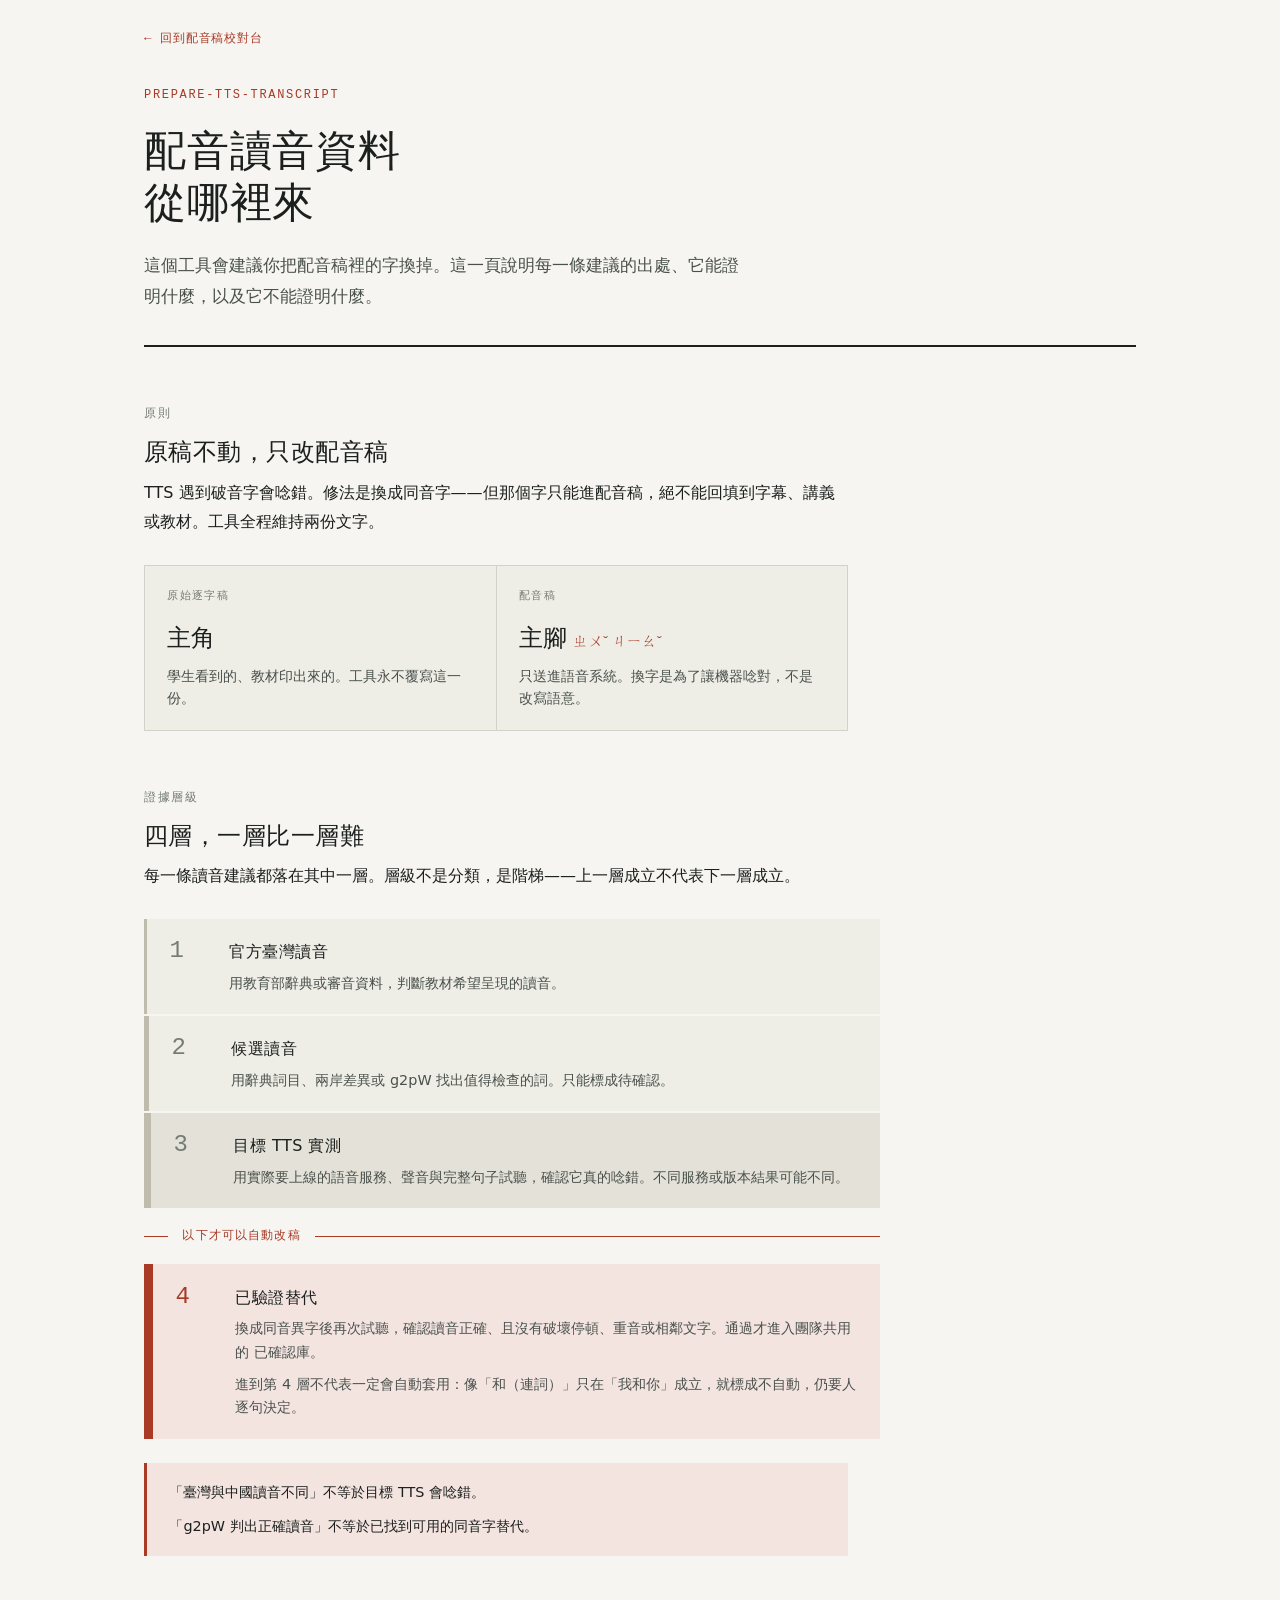
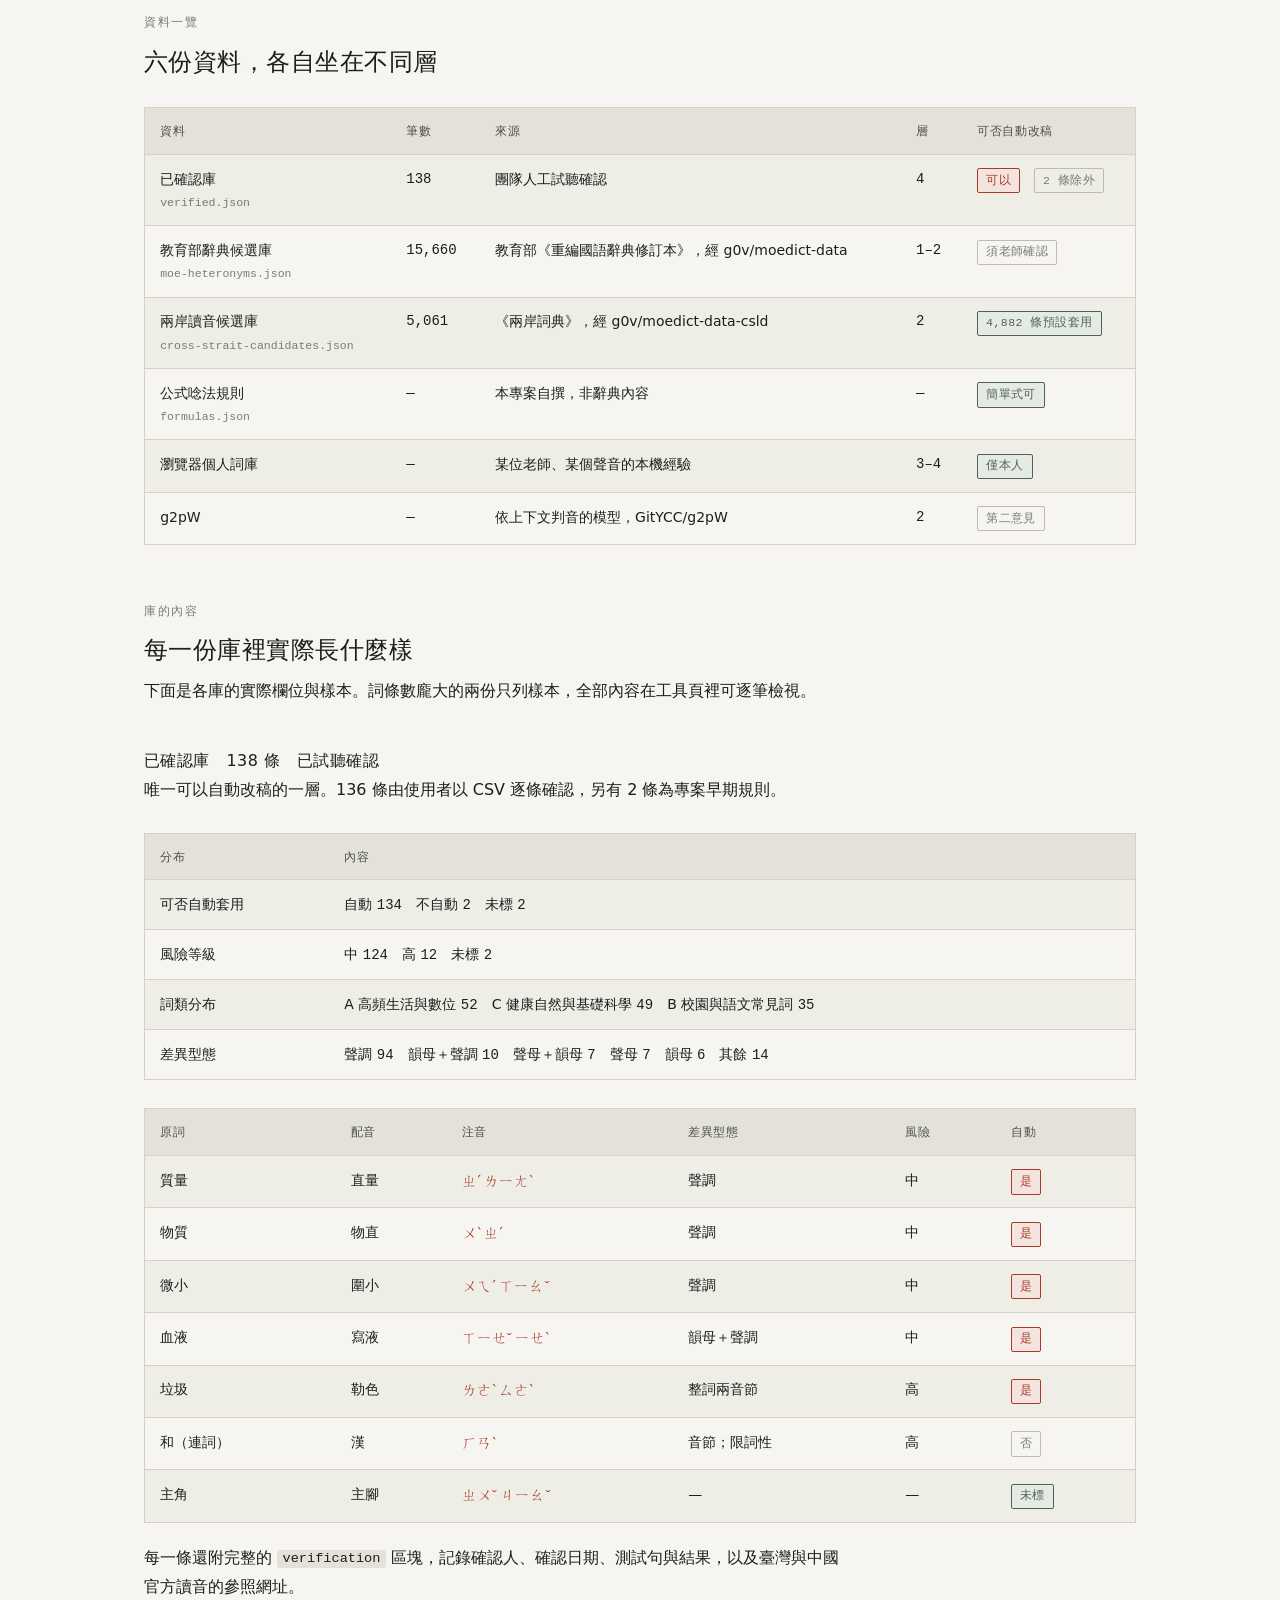
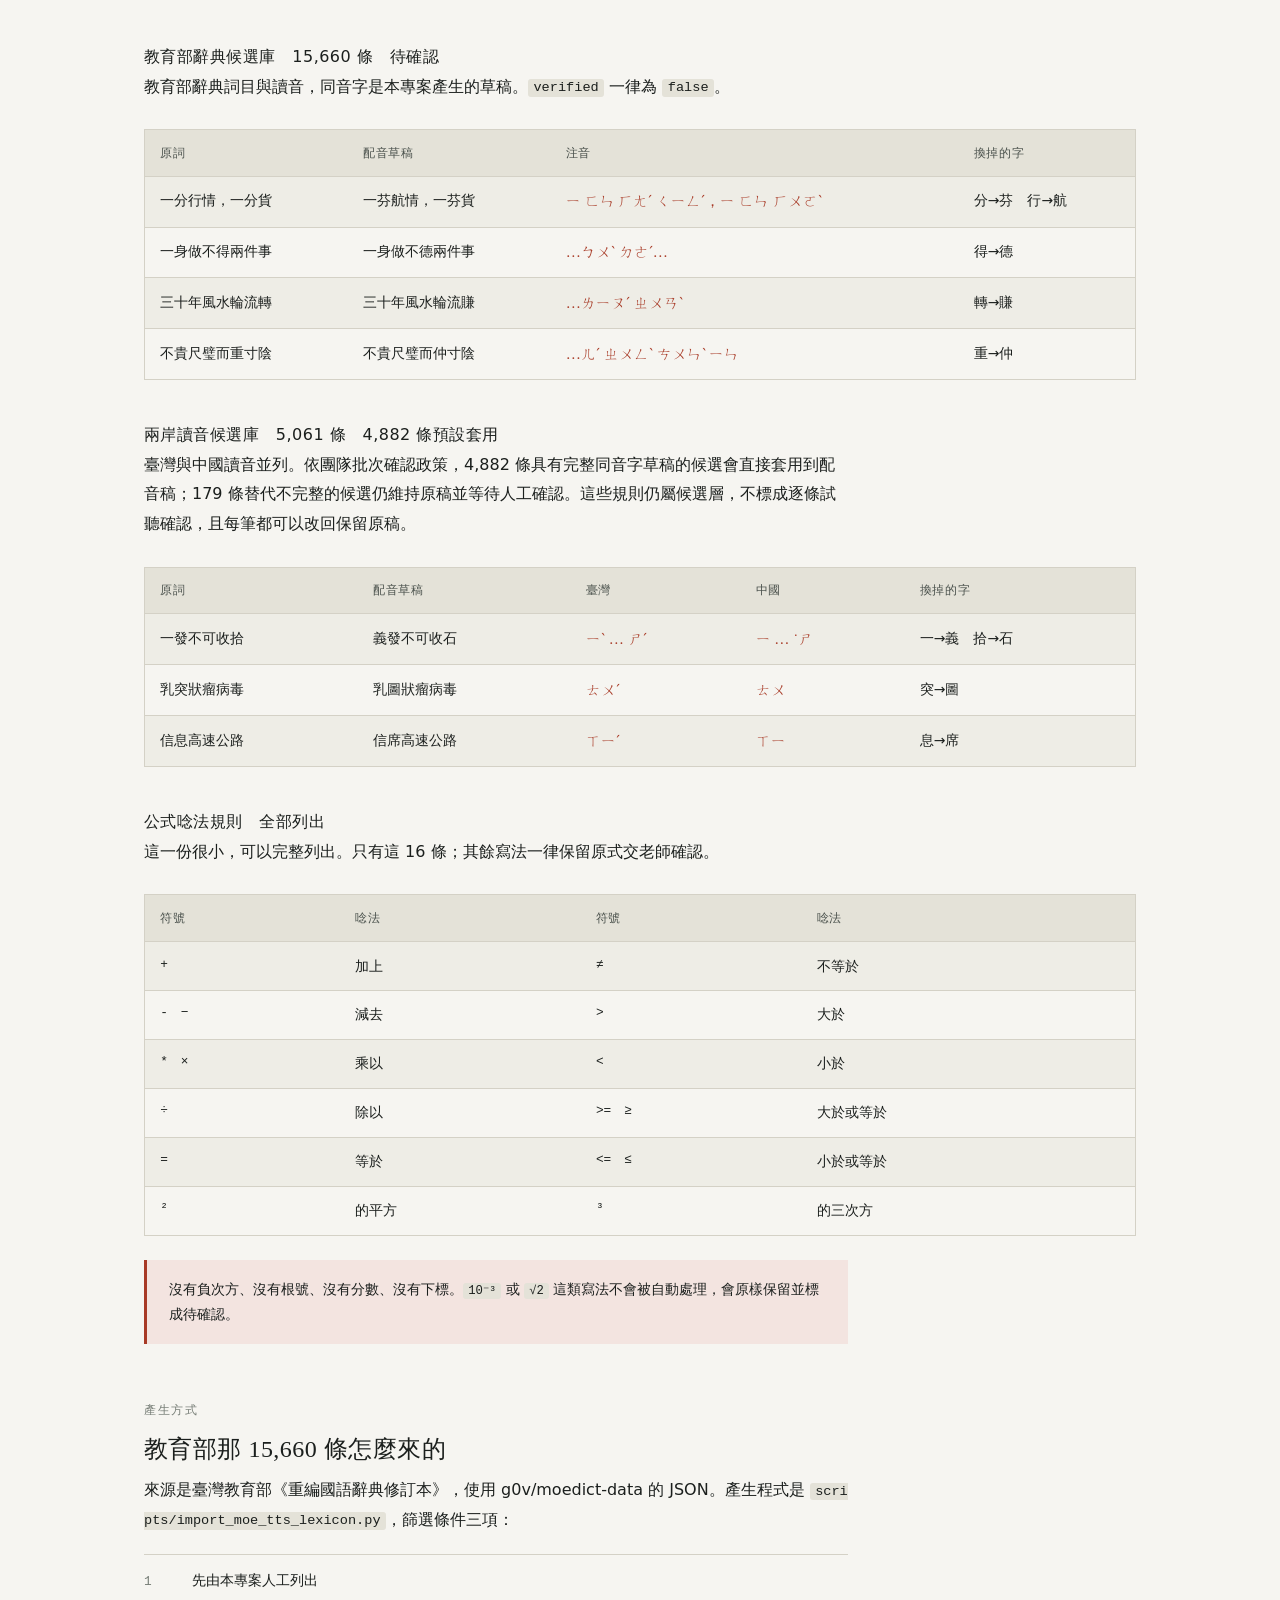
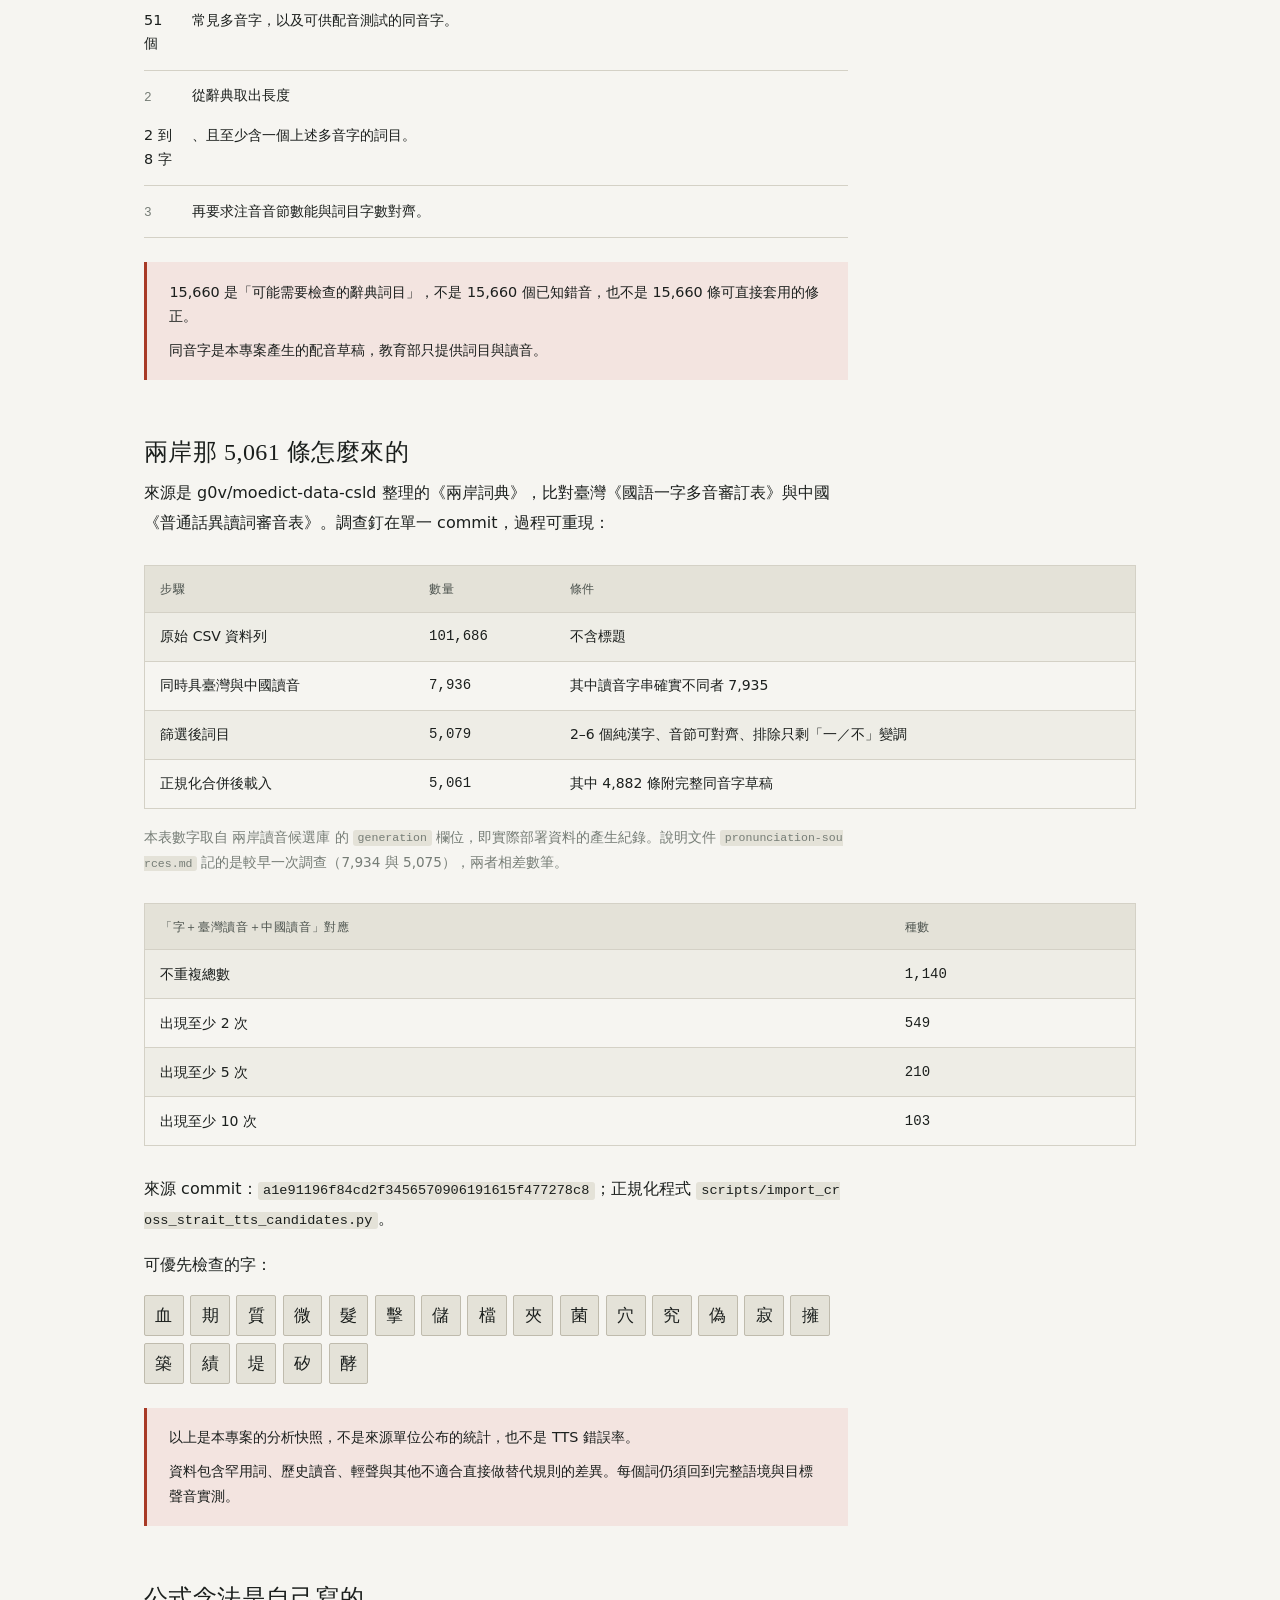
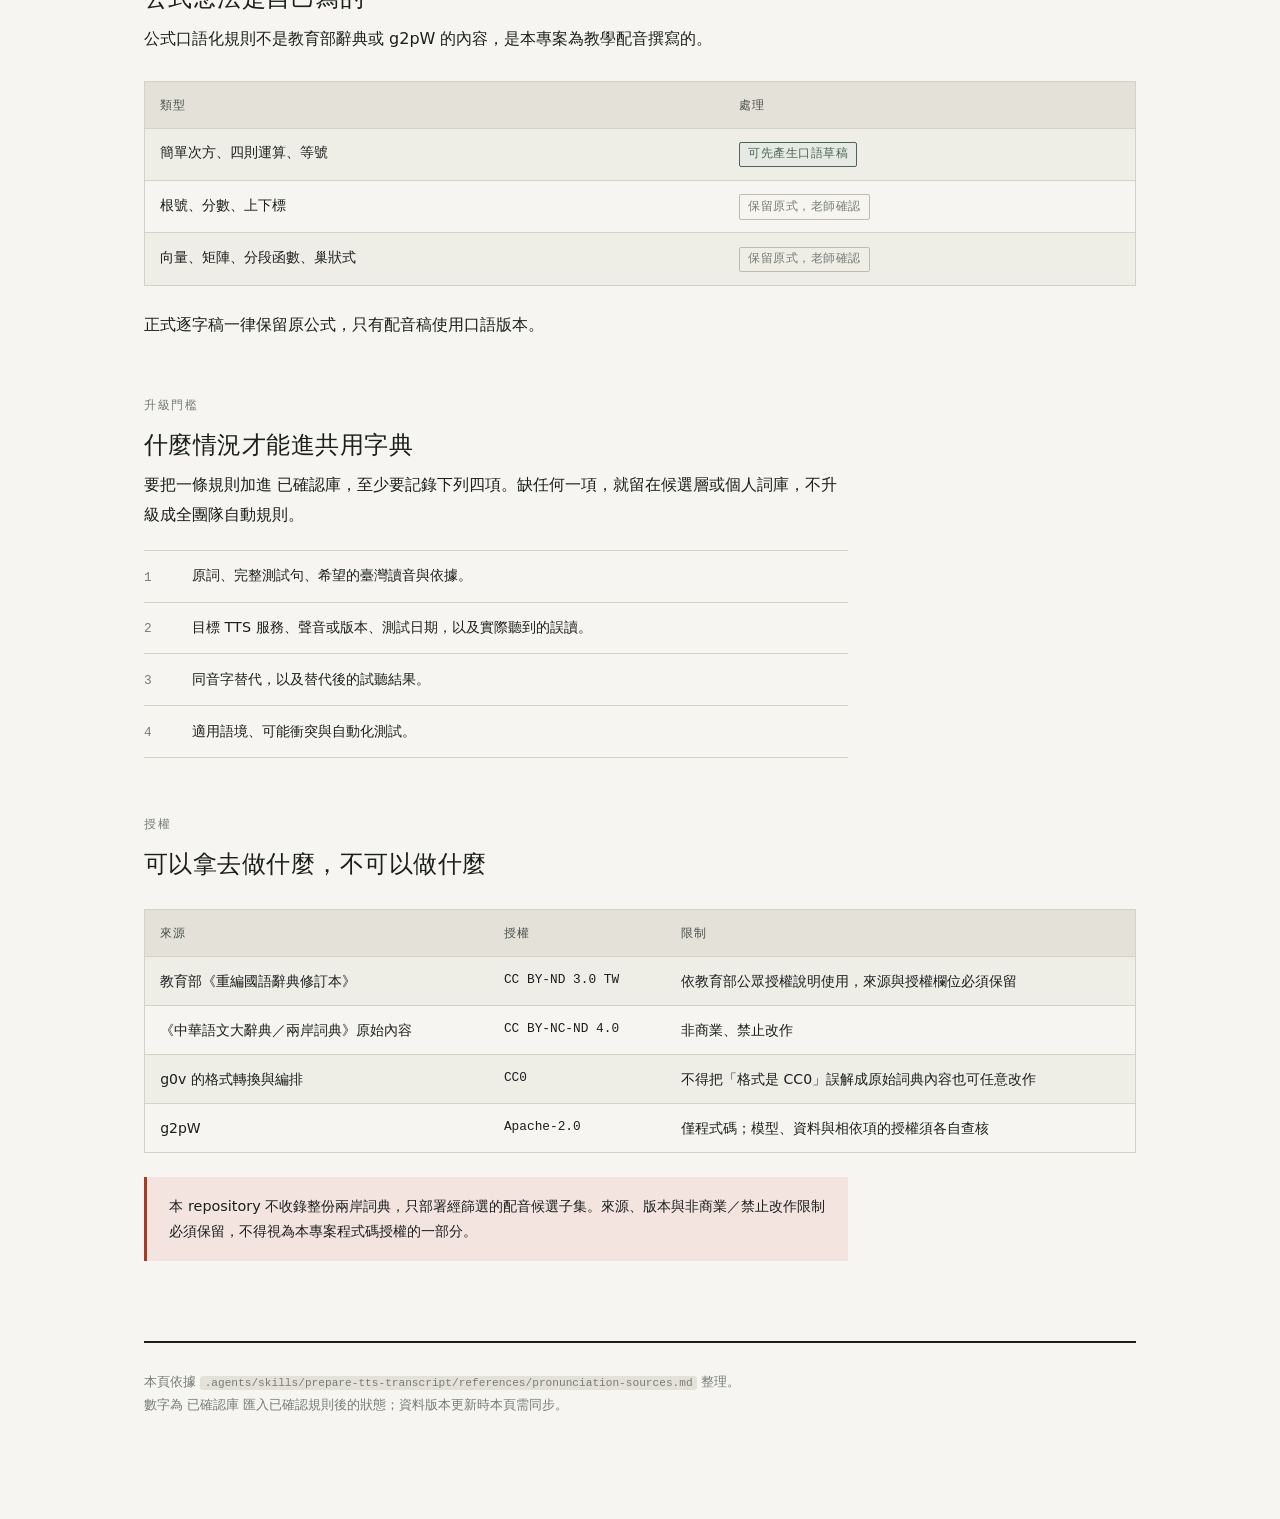
<file: showcase/tts-pronunciation/sources.html>
<!doctype html>
<html lang="zh-Hant">
  <head>
    <meta charset="utf-8">
    <meta name="viewport" content="width=device-width, initial-scale=1">
    <meta name="color-scheme" content="light">
    <title>配音讀音資料從哪裡來｜配音稿校對台</title>
    <style>
      :root{
        --paper:#F6F5F1; --paper-2:#EEEDE6; --paper-3:#E4E2D8;
        --ink:#1B1F1D; --ink-2:#4A514C; --ink-3:#767D76;
        --rule:#D4D1C6; --rule-2:#BFBBAD;
        --cinnabar:#A83A26; --cinnabar-bg:#F3E4E0;
        --sage:#4F6355; --sage-bg:#E6EAE4;
        --serif:"Songti TC","Noto Serif TC","Source Han Serif TC","PMingLiU",Georgia,serif;
        --sans:"PingFang TC","Noto Sans TC","Source Han Sans TC","Microsoft JhengHei","Heiti TC",system-ui,sans-serif;
        --mono:ui-monospace,"SF Mono","Cascadia Code",Consolas,monospace;
      }
      *{box-sizing:border-box;}
      body{margin:0;background:var(--paper);color:var(--ink);font-family:var(--sans);
        line-height:1.85;font-size:16px;padding:0 1.5rem 6rem;
        -webkit-font-smoothing:antialiased;}
      .wrap{max-width:62rem;margin:0 auto;}
      .col{max-width:44rem;}

      .backlink{display:inline-block;font-family:var(--mono);font-size:.78rem;
        letter-spacing:.06em;color:var(--cinnabar);text-decoration:none;
        padding:1.75rem 0 0;}
      .backlink:hover{text-decoration:underline;}
      .backlink:focus-visible{outline:2px solid var(--cinnabar);outline-offset:3px;}

      .masthead{padding:2rem 0 2rem;border-bottom:2px solid var(--ink);}
      .eyebrow{font-family:var(--mono);font-size:.75rem;letter-spacing:.14em;
        color:var(--cinnabar);text-transform:uppercase;margin:0 0 1.25rem;}
      h1{font-family:var(--serif);font-size:2.6rem;line-height:1.25;font-weight:500;
        margin:0 0 1.25rem;text-wrap:balance;letter-spacing:.02em;}
      .standfirst{font-size:1.0625rem;color:var(--ink-2);margin:0;max-width:38rem;}

      h2{font-family:var(--serif);font-size:1.5rem;font-weight:500;line-height:1.4;
        margin:0 0 .5rem;letter-spacing:.02em;}
      h3{font-size:1rem;font-weight:500;margin:0 0 .5rem;letter-spacing:.03em;}
      section{padding-top:3.5rem;}
      .secnum{font-family:var(--mono);font-size:.72rem;letter-spacing:.14em;
        color:var(--ink-3);margin:0 0 .75rem;}
      p{margin:0 0 1rem;}
      .col p:last-child{margin-bottom:0;}
      strong{font-weight:500;}
      code{font-family:var(--mono);font-size:.85em;background:var(--paper-3);
        padding:.1em .4em;border-radius:3px;word-break:break-all;}
      a{color:var(--cinnabar);text-underline-offset:3px;}

      .split{display:grid;gap:1px;background:var(--rule);border:1px solid var(--rule);
        grid-template-columns:1fr 1fr;margin:1.75rem 0 0;max-width:44rem;}
      .split>div{background:var(--paper-2);padding:1.25rem 1.4rem;}
      .split .lbl{font-family:var(--mono);font-size:.7rem;letter-spacing:.12em;
        color:var(--ink-3);margin:0 0 .6rem;}
      .split .big{font-family:var(--serif);font-size:1.5rem;margin:0 0 .35rem;}
      .split .note{font-size:.85rem;color:var(--ink-2);margin:0;line-height:1.6;}
      .fn{font-family:var(--mono);font-size:.72rem;color:var(--ink-3);}
      .zy{font-family:var(--serif);color:var(--cinnabar);font-size:.95rem;}

      .ladder{margin:1.75rem 0 0;max-width:46rem;}
      .rung{display:grid;grid-template-columns:2.5rem 1fr;gap:1.25rem;
        padding:1.15rem 1.4rem;background:var(--paper-2);
        border-left:3px solid var(--rule-2);margin-bottom:2px;}
      .rung--2{border-left-width:5px;}
      .rung--3{border-left-width:7px;background:var(--paper-3);}
      .rung--4{border-left:9px solid var(--cinnabar);background:var(--cinnabar-bg);}
      .rung .n{font-family:var(--mono);font-size:1.5rem;color:var(--ink-3);
        line-height:1.2;font-variant-numeric:tabular-nums;}
      .rung--4 .n{color:var(--cinnabar);}
      .rung h3{margin:0 0 .3rem;}
      .rung p{font-size:.9rem;color:var(--ink-2);margin:0;line-height:1.65;}
      .threshold{display:flex;align-items:center;gap:.9rem;margin:1.1rem 0;}
      .threshold span{font-family:var(--mono);font-size:.72rem;letter-spacing:.1em;
        color:var(--cinnabar);white-space:nowrap;}
      .threshold::before,.threshold::after{content:"";height:1px;
        background:var(--cinnabar);flex:1;}
      .threshold::before{flex:0 0 1.5rem;}

      .tw{overflow-x:auto;margin:1.75rem 0 0;border:1px solid var(--rule);}
      table{border-collapse:collapse;width:100%;font-size:.875rem;min-width:34rem;}
      th,td{text-align:left;padding:.8rem .95rem;border-bottom:1px solid var(--rule);
        vertical-align:top;line-height:1.6;}
      thead th{background:var(--paper-3);font-weight:500;font-size:.78rem;
        letter-spacing:.05em;color:var(--ink-2);white-space:nowrap;}
      tbody tr:last-child td{border-bottom:none;}
      tbody tr:nth-child(odd) td{background:var(--paper-2);}
      .num{font-family:var(--mono);font-variant-numeric:tabular-nums;white-space:nowrap;}
      .nm{font-family:var(--mono);font-size:.8rem;word-break:break-all;}

      .tag{display:inline-block;font-size:.72rem;padding:.15rem .5rem;border-radius:2px;
        white-space:nowrap;font-family:var(--mono);letter-spacing:.04em;}
      .tag--yes{background:var(--cinnabar-bg);color:var(--cinnabar);
        border:1px solid var(--cinnabar);}
      .tag--no{background:transparent;color:var(--ink-3);border:1px solid var(--rule-2);}
      .tag--part{background:var(--sage-bg);color:var(--sage);border:1px solid var(--sage);}

      .steps{list-style:none;padding:0;margin:1.25rem 0 0;max-width:44rem;
        counter-reset:s;border-top:1px solid var(--rule);}
      .steps li{counter-increment:s;display:grid;grid-template-columns:2rem 1fr;
        gap:1rem;padding:.85rem 0;border-bottom:1px solid var(--rule);
        font-size:.9rem;line-height:1.65;}
      .steps li::before{content:counter(s);font-family:var(--mono);color:var(--ink-3);
        font-size:.8rem;padding-top:.15rem;}

      .warn{border-left:3px solid var(--cinnabar);background:var(--cinnabar-bg);
        padding:1.1rem 1.4rem;margin:1.5rem 0 0;max-width:44rem;font-size:.9rem;
        line-height:1.7;}
      .warn p{margin:0 0 .6rem;}
      .warn p:last-child{margin:0;}

      .chips{display:flex;flex-wrap:wrap;gap:.4rem;margin:1rem 0 0;max-width:44rem;}
      .chip{font-family:var(--serif);font-size:1.05rem;padding:.25rem .65rem;
        background:var(--paper-3);border:1px solid var(--rule-2);border-radius:2px;}

      .pagefoot{margin-top:5rem;padding-top:1.75rem;border-top:2px solid var(--ink);
        font-size:.82rem;color:var(--ink-3);line-height:1.75;}

      @media (max-width:640px){
        h1{font-size:1.9rem;}
        .split{grid-template-columns:1fr;}
        body{font-size:15px;}
      }
    </style>
  </head>
  <body>
    <div class="wrap">

      <a class="backlink" href="index.html">← 回到配音稿校對台</a>

      <header class="masthead">
        <p class="eyebrow">prepare-tts-transcript</p>
        <h1>配音讀音資料<br>從哪裡來</h1>
        <p class="standfirst">這個工具會建議你把配音稿裡的字換掉。這一頁說明每一條建議的出處、它能證明什麼，以及它<strong>不能</strong>證明什麼。</p>
      </header>

      <section>
        <p class="secnum">原則</p>
        <h2>原稿不動，只改配音稿</h2>
        <div class="col">
          <p>TTS 遇到破音字會唸錯。修法是換成同音字——但那個字只能進配音稿，<strong>絕不能回填到字幕、講義或教材</strong>。工具全程維持兩份文字。</p>
        </div>
        <div class="split">
          <div>
            <p class="lbl">原始逐字稿</p>
            <p class="big">主角</p>
            <p class="note">學生看到的、教材印出來的。工具永不覆寫這一份。</p>
          </div>
          <div>
            <p class="lbl">配音稿</p>
            <p class="big">主腳 <span class="zy">ㄓㄨˇ ㄐㄧㄠˇ</span></p>
            <p class="note">只送進語音系統。換字是為了讓機器唸對，不是改寫語意。</p>
          </div>
        </div>
      </section>

      <section>
        <p class="secnum">證據層級</p>
        <h2>四層，一層比一層難</h2>
        <div class="col">
          <p>每一條讀音建議都落在其中一層。層級不是分類，是<strong>階梯</strong>——上一層成立不代表下一層成立。</p>
        </div>

        <div class="ladder">
          <div class="rung">
            <div class="n">1</div>
            <div>
              <h3>官方臺灣讀音</h3>
              <p>用教育部辭典或審音資料，判斷教材希望呈現的讀音。</p>
            </div>
          </div>
          <div class="rung rung--2">
            <div class="n">2</div>
            <div>
              <h3>候選讀音</h3>
              <p>用辭典詞目、兩岸差異或 g2pW 找出值得檢查的詞。只能標成待確認。</p>
            </div>
          </div>
          <div class="rung rung--3">
            <div class="n">3</div>
            <div>
              <h3>目標 TTS 實測</h3>
              <p>用實際要上線的語音服務、聲音與完整句子試聽，確認它真的唸錯。不同服務或版本結果可能不同。</p>
            </div>
          </div>

          <div class="threshold"><span>以下才可以自動改稿</span></div>

          <div class="rung rung--4">
            <div class="n">4</div>
            <div>
              <h3>已驗證替代</h3>
              <p>換成同音異字後再次試聽，確認讀音正確、且沒有破壞停頓、重音或相鄰文字。通過才進入團隊共用的 <strong>已確認庫</strong>。</p>
              <p style="margin-top:.5rem;">進到第 4 層<strong>不代表一定會自動套用</strong>：像「和（連詞）」只在「我和你」成立，就標成不自動，仍要人逐句決定。</p>
            </div>
          </div>
        </div>

        <div class="warn">
          <p>「臺灣與中國讀音不同」<strong>不等於</strong>目標 TTS 會唸錯。</p>
          <p>「g2pW 判出正確讀音」<strong>不等於</strong>已找到可用的同音字替代。</p>
        </div>
      </section>

      <section>
        <p class="secnum">資料一覽</p>
        <h2>六份資料，各自坐在不同層</h2>
        <div class="tw">
          <table>
            <thead>
              <tr><th>資料</th><th>筆數</th><th>來源</th><th>層</th><th>可否自動改稿</th></tr>
            </thead>
            <tbody>
              <tr>
                <td>已確認庫<br><span class="fn">verified.json</span></td>
                <td class="num">138</td>
                <td>團隊人工試聽確認</td>
                <td class="num">4</td>
                <td><span class="tag tag--yes">可以</span>　<span class="tag tag--no">2 條除外</span></td>
              </tr>
              <tr>
                <td>教育部辭典候選庫<br><span class="fn">moe-heteronyms.json</span></td>
                <td class="num">15,660</td>
                <td>教育部《重編國語辭典修訂本》，經 g0v/moedict-data</td>
                <td class="num">1–2</td>
                <td><span class="tag tag--no">須老師確認</span></td>
              </tr>
              <tr>
                <td>兩岸讀音候選庫<br><span class="fn">cross-strait-candidates.json</span></td>
                <td class="num">5,061</td>
                <td>《兩岸詞典》，經 g0v/moedict-data-csld</td>
                <td class="num">2</td>
                <td><span class="tag tag--part">4,882 條預設套用</span></td>
              </tr>
              <tr>
                <td>公式唸法規則<br><span class="fn">formulas.json</span></td>
                <td class="num">—</td>
                <td>本專案自撰，非辭典內容</td>
                <td class="num">—</td>
                <td><span class="tag tag--part">簡單式可</span></td>
              </tr>
              <tr>
                <td>瀏覽器個人詞庫</td>
                <td class="num">—</td>
                <td>某位老師、某個聲音的本機經驗</td>
                <td class="num">3–4</td>
                <td><span class="tag tag--part">僅本人</span></td>
              </tr>
              <tr>
                <td>g2pW</td>
                <td class="num">—</td>
                <td>依上下文判音的模型，GitYCC/g2pW</td>
                <td class="num">2</td>
                <td><span class="tag tag--no">第二意見</span></td>
              </tr>
            </tbody>
          </table>
        </div>
      </section>

      <section>
        <p class="secnum">庫的內容</p>
        <h2>每一份庫裡實際長什麼樣</h2>
        <div class="col">
          <p>下面是各庫的實際欄位與樣本。詞條數龐大的兩份只列樣本，全部內容在工具頁裡可逐筆檢視。</p>
        </div>

        <h3 style="margin:2.5rem 0 0;">已確認庫　138 條　已試聽確認</h3>
        <div class="col">
          <p>唯一可以自動改稿的一層。136 條由使用者以 CSV 逐條確認，另有 2 條為專案早期規則。</p>
        </div>
        <div class="tw">
          <table>
            <thead><tr><th>分布</th><th>內容</th></tr></thead>
            <tbody>
              <tr><td>可否自動套用</td><td>自動 <span class="num">134</span>　不自動 <span class="num">2</span>　未標 <span class="num">2</span></td></tr>
              <tr><td>風險等級</td><td>中 <span class="num">124</span>　高 <span class="num">12</span>　未標 <span class="num">2</span></td></tr>
              <tr><td>詞類分布</td><td>A 高頻生活與數位 <span class="num">52</span>　C 健康自然與基礎科學 <span class="num">49</span>　B 校園與語文常見詞 <span class="num">35</span></td></tr>
              <tr><td>差異型態</td><td>聲調 <span class="num">94</span>　韻母＋聲調 <span class="num">10</span>　聲母＋韻母 <span class="num">7</span>　聲母 <span class="num">7</span>　韻母 <span class="num">6</span>　其餘 <span class="num">14</span></td></tr>
            </tbody>
          </table>
        </div>
        <div class="tw">
          <table>
            <thead><tr><th>原詞</th><th>配音</th><th>注音</th><th>差異型態</th><th>風險</th><th>自動</th></tr></thead>
            <tbody>
              <tr><td>質量</td><td>直量</td><td class="zy">ㄓˊ ㄌㄧㄤˋ</td><td>聲調</td><td>中</td><td><span class="tag tag--yes">是</span></td></tr>
              <tr><td>物質</td><td>物直</td><td class="zy">ㄨˋ ㄓˊ</td><td>聲調</td><td>中</td><td><span class="tag tag--yes">是</span></td></tr>
              <tr><td>微小</td><td>圍小</td><td class="zy">ㄨㄟˊ ㄒㄧㄠˇ</td><td>聲調</td><td>中</td><td><span class="tag tag--yes">是</span></td></tr>
              <tr><td>血液</td><td>寫液</td><td class="zy">ㄒㄧㄝˇ ㄧㄝˋ</td><td>韻母＋聲調</td><td>中</td><td><span class="tag tag--yes">是</span></td></tr>
              <tr><td>垃圾</td><td>勒色</td><td class="zy">ㄌㄜˋ ㄙㄜˋ</td><td>整詞兩音節</td><td>高</td><td><span class="tag tag--yes">是</span></td></tr>
              <tr><td>和（連詞）</td><td>漢</td><td class="zy">ㄏㄢˋ</td><td>音節；限詞性</td><td>高</td><td><span class="tag tag--no">否</span></td></tr>
              <tr><td>主角</td><td>主腳</td><td class="zy">ㄓㄨˇ ㄐㄧㄠˇ</td><td>—</td><td>—</td><td><span class="tag tag--part">未標</span></td></tr>
            </tbody>
          </table>
        </div>
        <div class="col" style="margin-top:1.25rem;">
          <p>每一條還附完整的 <code>verification</code> 區塊，記錄確認人、確認日期、測試句與結果，以及臺灣與中國官方讀音的參照網址。</p>
        </div>

        <h3 style="margin:2.5rem 0 0;">教育部辭典候選庫　15,660 條　待確認</h3>
        <div class="col">
          <p>教育部辭典詞目與讀音，同音字是本專案產生的草稿。<code>verified</code> 一律為 <code>false</code>。</p>
        </div>
        <div class="tw">
          <table>
            <thead><tr><th>原詞</th><th>配音草稿</th><th>注音</th><th>換掉的字</th></tr></thead>
            <tbody>
              <tr><td>一分行情，一分貨</td><td>一芬航情，一芬貨</td><td class="zy">ㄧ ㄈㄣ ㄏㄤˊ ㄑㄧㄥˊ，ㄧ ㄈㄣ ㄏㄨㄛˋ</td><td>分→芬　行→航</td></tr>
              <tr><td>一身做不得兩件事</td><td>一身做不德兩件事</td><td class="zy">…ㄅㄨˋ ㄉㄜˊ…</td><td>得→德</td></tr>
              <tr><td>三十年風水輪流轉</td><td>三十年風水輪流賺</td><td class="zy">…ㄌㄧㄡˊ ㄓㄨㄢˋ</td><td>轉→賺</td></tr>
              <tr><td>不貴尺璧而重寸陰</td><td>不貴尺璧而仲寸陰</td><td class="zy">…ㄦˊ ㄓㄨㄥˋ ㄘㄨㄣˋ ㄧㄣ</td><td>重→仲</td></tr>
            </tbody>
          </table>
        </div>

        <h3 style="margin:2.5rem 0 0;">兩岸讀音候選庫　5,061 條　4,882 條預設套用</h3>
        <div class="col">
          <p>臺灣與中國讀音並列。依團隊批次確認政策，4,882 條具有完整同音字草稿的候選會直接套用到配音稿；179 條替代不完整的候選仍維持原稿並等待人工確認。這些規則仍屬候選層，不標成逐條試聽確認，且每筆都可以改回保留原稿。</p>
        </div>
        <div class="tw">
          <table>
            <thead><tr><th>原詞</th><th>配音草稿</th><th>臺灣</th><th>中國</th><th>換掉的字</th></tr></thead>
            <tbody>
              <tr><td>一發不可收拾</td><td>義發不可收石</td><td class="zy">ㄧˋ … ㄕˊ</td><td class="zy">ㄧ … ˙ㄕ</td><td>一→義　拾→石</td></tr>
              <tr><td>乳突狀瘤病毒</td><td>乳圖狀瘤病毒</td><td class="zy">ㄊㄨˊ</td><td class="zy">ㄊㄨ</td><td>突→圖</td></tr>
              <tr><td>信息高速公路</td><td>信席高速公路</td><td class="zy">ㄒㄧˊ</td><td class="zy">ㄒㄧ</td><td>息→席</td></tr>
            </tbody>
          </table>
        </div>

        <h3 style="margin:2.5rem 0 0;">公式唸法規則　全部列出</h3>
        <div class="col">
          <p>這一份很小，可以完整列出。<strong>只有這 16 條</strong>；其餘寫法一律保留原式交老師確認。</p>
        </div>
        <div class="tw">
          <table>
            <thead><tr><th>符號</th><th>唸法</th><th>符號</th><th>唸法</th></tr></thead>
            <tbody>
              <tr><td class="nm">+</td><td>加上</td><td class="nm">≠</td><td>不等於</td></tr>
              <tr><td class="nm">-　−</td><td>減去</td><td class="nm">&gt;</td><td>大於</td></tr>
              <tr><td class="nm">*　×</td><td>乘以</td><td class="nm">&lt;</td><td>小於</td></tr>
              <tr><td class="nm">÷</td><td>除以</td><td class="nm">&gt;=　≥</td><td>大於或等於</td></tr>
              <tr><td class="nm">=</td><td>等於</td><td class="nm">&lt;=　≤</td><td>小於或等於</td></tr>
              <tr><td class="nm">²</td><td>的平方</td><td class="nm">³</td><td>的三次方</td></tr>
            </tbody>
          </table>
        </div>
        <div class="warn">
          <p>沒有負次方、沒有根號、沒有分數、沒有下標。<code>10⁻³</code> 或 <code>√2</code> 這類寫法<strong>不會被自動處理</strong>，會原樣保留並標成待確認。</p>
        </div>
      </section>

      <section>
        <p class="secnum">產生方式</p>
        <h2>教育部那 15,660 條怎麼來的</h2>
        <div class="col">
          <p>來源是臺灣教育部《重編國語辭典修訂本》，使用 g0v/moedict-data 的 JSON。產生程式是 <code>scripts/import_moe_tts_lexicon.py</code>，篩選條件三項：</p>
        </div>
        <ol class="steps">
          <li>先由本專案人工列出 <strong>51 個</strong>常見多音字，以及可供配音測試的同音字。</li>
          <li>從辭典取出長度 <strong>2 到 8 字</strong>、且至少含一個上述多音字的詞目。</li>
          <li>再要求注音音節數能與詞目字數對齊。</li>
        </ol>
        <div class="warn">
          <p><strong>15,660 是「可能需要檢查的辭典詞目」</strong>，不是 15,660 個已知錯音，也不是 15,660 條可直接套用的修正。</p>
          <p>同音字是本專案產生的配音草稿，教育部只提供詞目與讀音。</p>
        </div>
      </section>

      <section>
        <h2>兩岸那 5,061 條怎麼來的</h2>
        <div class="col">
          <p>來源是 g0v/moedict-data-csld 整理的《兩岸詞典》，比對臺灣《國語一字多音審訂表》與中國《普通話異讀詞審音表》。調查釘在單一 commit，過程可重現：</p>
        </div>
        <div class="tw">
          <table>
            <thead><tr><th>步驟</th><th>數量</th><th>條件</th></tr></thead>
            <tbody>
              <tr><td>原始 CSV 資料列</td><td class="num">101,686</td><td>不含標題</td></tr>
              <tr><td>同時具臺灣與中國讀音</td><td class="num">7,936</td><td>其中讀音字串確實不同者 7,935</td></tr>
              <tr><td>篩選後詞目</td><td class="num">5,079</td><td>2–6 個純漢字、音節可對齊、排除只剩「一／不」變調</td></tr>
              <tr><td>正規化合併後載入</td><td class="num">5,061</td><td>其中 4,882 條附完整同音字草稿</td></tr>
            </tbody>
          </table>
        </div>
        <div class="col" style="margin-top:1rem;">
          <p style="font-size:.85rem;color:var(--ink-3);">本表數字取自 <strong>兩岸讀音候選庫</strong> 的 <code>generation</code> 欄位，即實際部署資料的產生紀錄。說明文件 <code>pronunciation-sources.md</code> 記的是較早一次調查（7,934 與 5,075），兩者相差數筆。</p>
        </div>
        <div class="tw">
          <table>
            <thead><tr><th>「字＋臺灣讀音＋中國讀音」對應</th><th>種數</th></tr></thead>
            <tbody>
              <tr><td>不重複總數</td><td class="num">1,140</td></tr>
              <tr><td>出現至少 2 次</td><td class="num">549</td></tr>
              <tr><td>出現至少 5 次</td><td class="num">210</td></tr>
              <tr><td>出現至少 10 次</td><td class="num">103</td></tr>
            </tbody>
          </table>
        </div>
        <div class="col" style="margin-top:1.75rem;">
          <p>來源 commit：<code>a1e91196f84cd2f3456570906191615f477278c8</code>；正規化程式 <code>scripts/import_cross_strait_tts_candidates.py</code>。</p>
          <p>可優先檢查的字：</p>
        </div>
        <div class="chips">
          <span class="chip">血</span><span class="chip">期</span><span class="chip">質</span>
          <span class="chip">微</span><span class="chip">髮</span><span class="chip">擊</span>
          <span class="chip">儲</span><span class="chip">檔</span><span class="chip">夾</span>
          <span class="chip">菌</span><span class="chip">穴</span><span class="chip">究</span>
          <span class="chip">偽</span><span class="chip">寂</span><span class="chip">擁</span>
          <span class="chip">築</span><span class="chip">績</span><span class="chip">堤</span>
          <span class="chip">矽</span><span class="chip">酵</span>
        </div>
        <div class="warn">
          <p>以上是<strong>本專案的分析快照</strong>，不是來源單位公布的統計，也不是 TTS 錯誤率。</p>
          <p>資料包含罕用詞、歷史讀音、輕聲與其他不適合直接做替代規則的差異。每個詞仍須回到完整語境與目標聲音實測。</p>
        </div>
      </section>

      <section>
        <h2>公式念法是自己寫的</h2>
        <div class="col">
          <p>公式口語化規則<strong>不是</strong>教育部辭典或 g2pW 的內容，是本專案為教學配音撰寫的。</p>
        </div>
        <div class="tw">
          <table>
            <thead><tr><th>類型</th><th>處理</th></tr></thead>
            <tbody>
              <tr><td>簡單次方、四則運算、等號</td><td><span class="tag tag--part">可先產生口語草稿</span></td></tr>
              <tr><td>根號、分數、上下標</td><td><span class="tag tag--no">保留原式，老師確認</span></td></tr>
              <tr><td>向量、矩陣、分段函數、巢狀式</td><td><span class="tag tag--no">保留原式，老師確認</span></td></tr>
            </tbody>
          </table>
        </div>
        <div class="col" style="margin-top:1.5rem;">
          <p>正式逐字稿一律保留原公式，只有配音稿使用口語版本。</p>
        </div>
      </section>

      <section>
        <p class="secnum">升級門檻</p>
        <h2>什麼情況才能進共用字典</h2>
        <div class="col">
          <p>要把一條規則加進 <strong>已確認庫</strong>，至少要記錄下列四項。<strong>缺任何一項，就留在候選層或個人詞庫</strong>，不升級成全團隊自動規則。</p>
        </div>
        <ol class="steps">
          <li>原詞、完整測試句、希望的臺灣讀音與依據。</li>
          <li>目標 TTS 服務、聲音或版本、測試日期，以及實際聽到的誤讀。</li>
          <li>同音字替代，以及替代後的試聽結果。</li>
          <li>適用語境、可能衝突與自動化測試。</li>
        </ol>
      </section>

      <section>
        <p class="secnum">授權</p>
        <h2>可以拿去做什麼，不可以做什麼</h2>
        <div class="tw">
          <table>
            <thead><tr><th>來源</th><th>授權</th><th>限制</th></tr></thead>
            <tbody>
              <tr>
                <td>教育部《重編國語辭典修訂本》</td>
                <td class="nm">CC BY-ND 3.0 TW</td>
                <td>依教育部公眾授權說明使用，<strong>來源與授權欄位必須保留</strong></td>
              </tr>
              <tr>
                <td>《中華語文大辭典／兩岸詞典》原始內容</td>
                <td class="nm">CC BY-NC-ND 4.0</td>
                <td>非商業、禁止改作</td>
              </tr>
              <tr>
                <td>g0v 的格式轉換與編排</td>
                <td class="nm">CC0</td>
                <td><strong>不得</strong>把「格式是 CC0」誤解成原始詞典內容也可任意改作</td>
              </tr>
              <tr>
                <td>g2pW</td>
                <td class="nm">Apache-2.0</td>
                <td>僅程式碼；模型、資料與相依項的授權須各自查核</td>
              </tr>
            </tbody>
          </table>
        </div>
        <div class="warn">
          <p>本 repository <strong>不收錄整份兩岸詞典</strong>，只部署經篩選的配音候選子集。來源、版本與非商業／禁止改作限制必須保留，不得視為本專案程式碼授權的一部分。</p>
        </div>
      </section>

      <p class="pagefoot">
        本頁依據 <code>.agents/skills/prepare-tts-transcript/references/pronunciation-sources.md</code> 整理。<br>
        數字為 <strong>已確認庫</strong> 匯入已確認規則後的狀態；資料版本更新時本頁需同步。
      </p>

    </div>
  </body>
</html>
</file>
